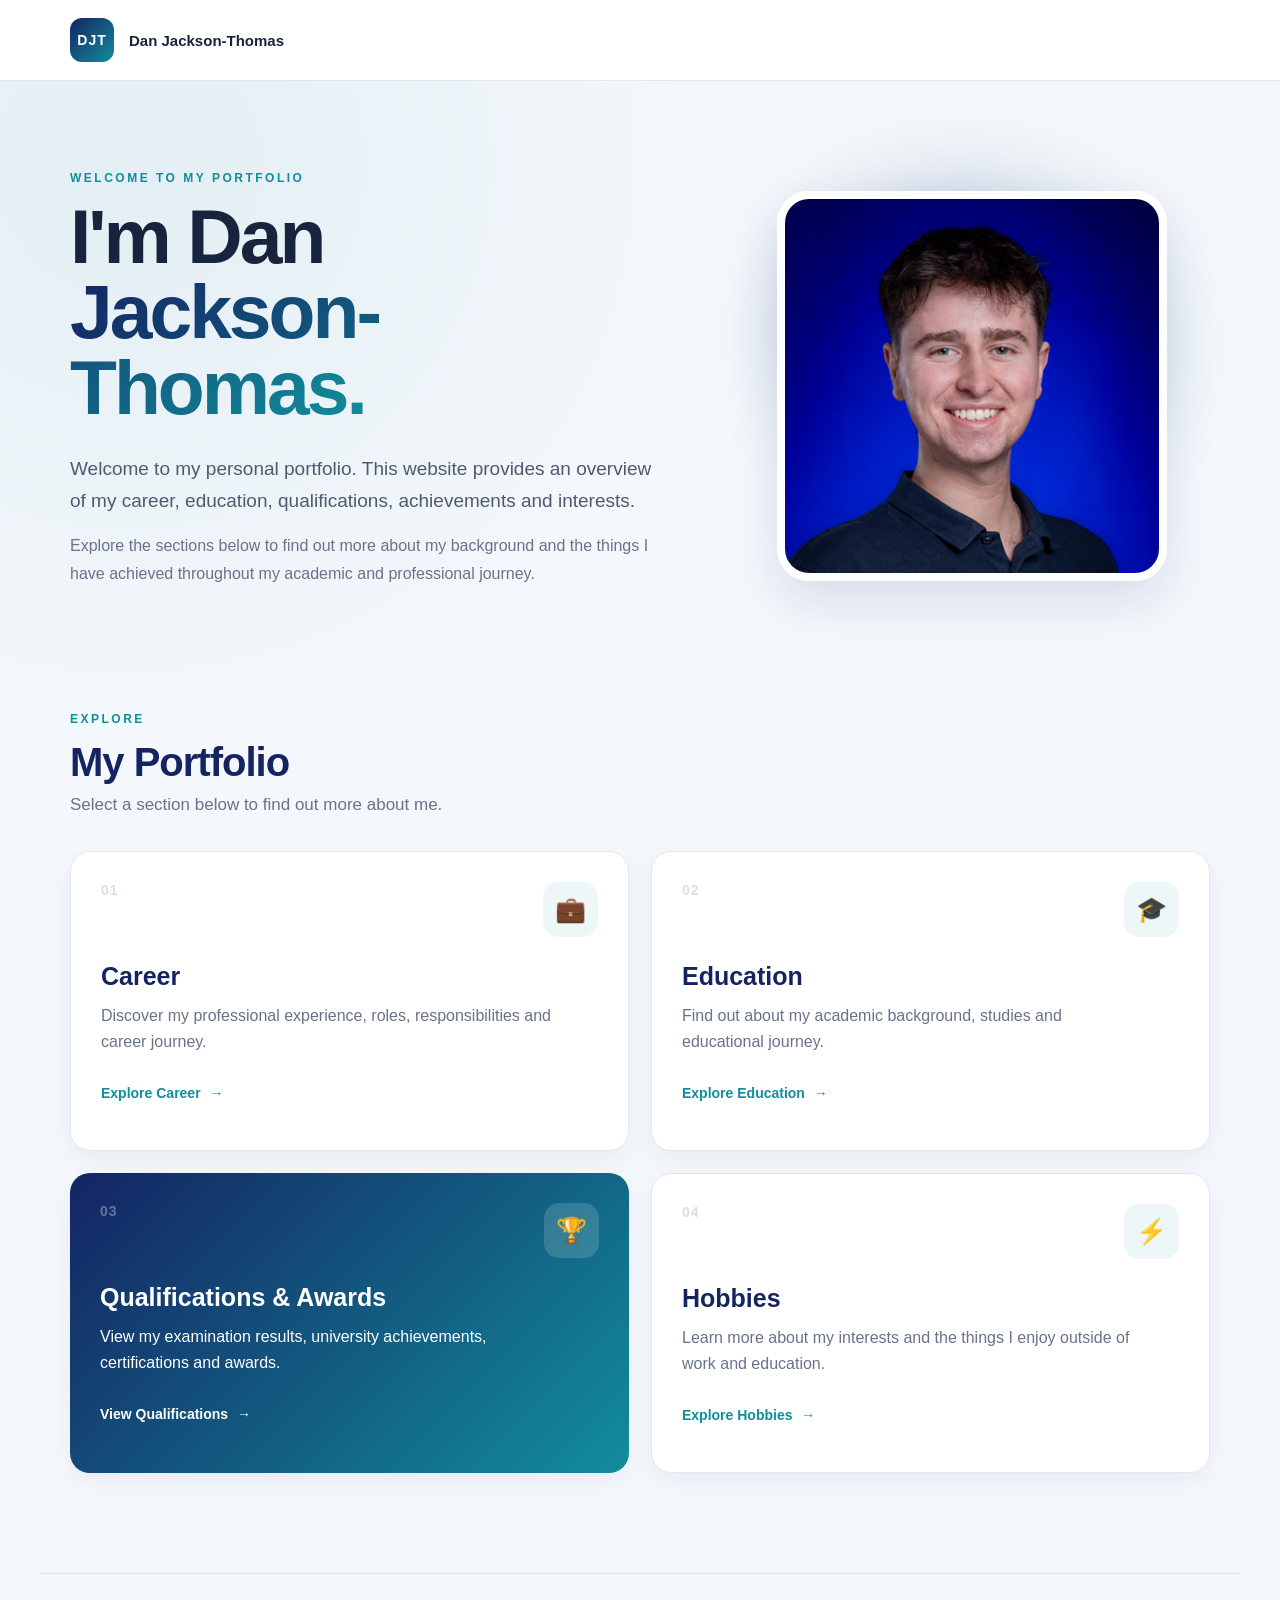
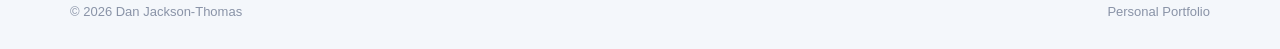
<file: Frontend/index.html>
<!DOCTYPE html>
<html lang="en">

<head>
<meta charset="UTF-8">
<meta name="viewport" content="width=device-width, initial-scale=1.0">

<title>Dan Jackson-Thomas | Portfolio</title>

<link rel="stylesheet" href="styles.css">
</head>

<body>

<!-- Navigation -->
<header class="navbar">

<div class="navbar-container">

<a href="index.html" class="logo">
DJT
</a>

<span class="navbar-name">
Dan Jackson-Thomas
</span>

</div>

</header>


<main>

<!-- =====================================================
HERO
===================================================== -->

<section class="hero">

<div class="hero-content">

<div class="hero-text">

<p class="eyebrow">
WELCOME TO MY PORTFOLIO
</p>

<h1>
I'm Dan<br>
<span>Jackson-Thomas.</span>
</h1>

<p class="hero-description">
Welcome to my personal portfolio. This website
provides an overview of my career, education,
qualifications, achievements and interests.
</p>

<p class="hero-description secondary">
Explore the sections below to find out more
about my background and the things I have
achieved throughout my academic and
professional journey.
</p>

</div>


<div class="hero-image-wrapper">

<div class="image-decoration"></div>

<img
src="images/Dan_Jackson_Thomas.jpg"
alt="Dan Jackson-Thomas"
class="profile-image"
>

</div>

</div>

</section>


<!-- =====================================================
PORTFOLIO SECTIONS
===================================================== -->

<section class="portfolio-section">

<div class="section-heading">

<p class="eyebrow">
EXPLORE
</p>

<h2>
My Portfolio
</h2>

<p>
Select a section below to find out more about me.
</p>

</div>


<div class="portfolio-grid">


<!-- CAREER -->

<a href="career.html" class="portfolio-card">

<div class="card-top">

<span class="card-number">
01
</span>

<span class="card-icon">
💼
</span>

</div>

<h3>
Career
</h3>

<p>
Discover my professional experience, roles,
responsibilities and career journey.
</p>

<span class="card-link">
Explore Career
<span>→</span>
</span>

</a>


<!-- EDUCATION -->

<a href="education.html" class="portfolio-card">

<div class="card-top">

<span class="card-number">
02
</span>

<span class="card-icon">
🎓
</span>

</div>

<h3>
Education
</h3>

<p>
Find out about my academic background,
studies and educational journey.
</p>

<span class="card-link">
Explore Education
<span>→</span>
</span>

</a>


<!-- QUALIFICATIONS -->

<a href="qualifications.html"
class="portfolio-card featured">

<div class="card-top">

<span class="card-number">
03
</span>

<span class="card-icon">
🏆
</span>

</div>

<h3>
Qualifications &amp; Awards
</h3>

<p>
View my examination results, university
achievements, certifications and awards.
</p>

<span class="card-link">
View Qualifications
<span>→</span>
</span>

</a>


<!-- HOBBIES -->

<a href="hobbies.html" class="portfolio-card">

<div class="card-top">

<span class="card-number">
04
</span>

<span class="card-icon">
⚡
</span>

</div>

<h3>
Hobbies
</h3>

<p>
Learn more about my interests and the things
I enjoy outside of work and education.
</p>

<span class="card-link">
Explore Hobbies
<span>→</span>
</span>

</a>

</div>

</section>

</main>


<!-- Footer -->

<footer>

<span>
© 2026 Dan Jackson-Thomas
</span>

<span>
Personal Portfolio
</span>

</footer>

</body>

</html>
</file>
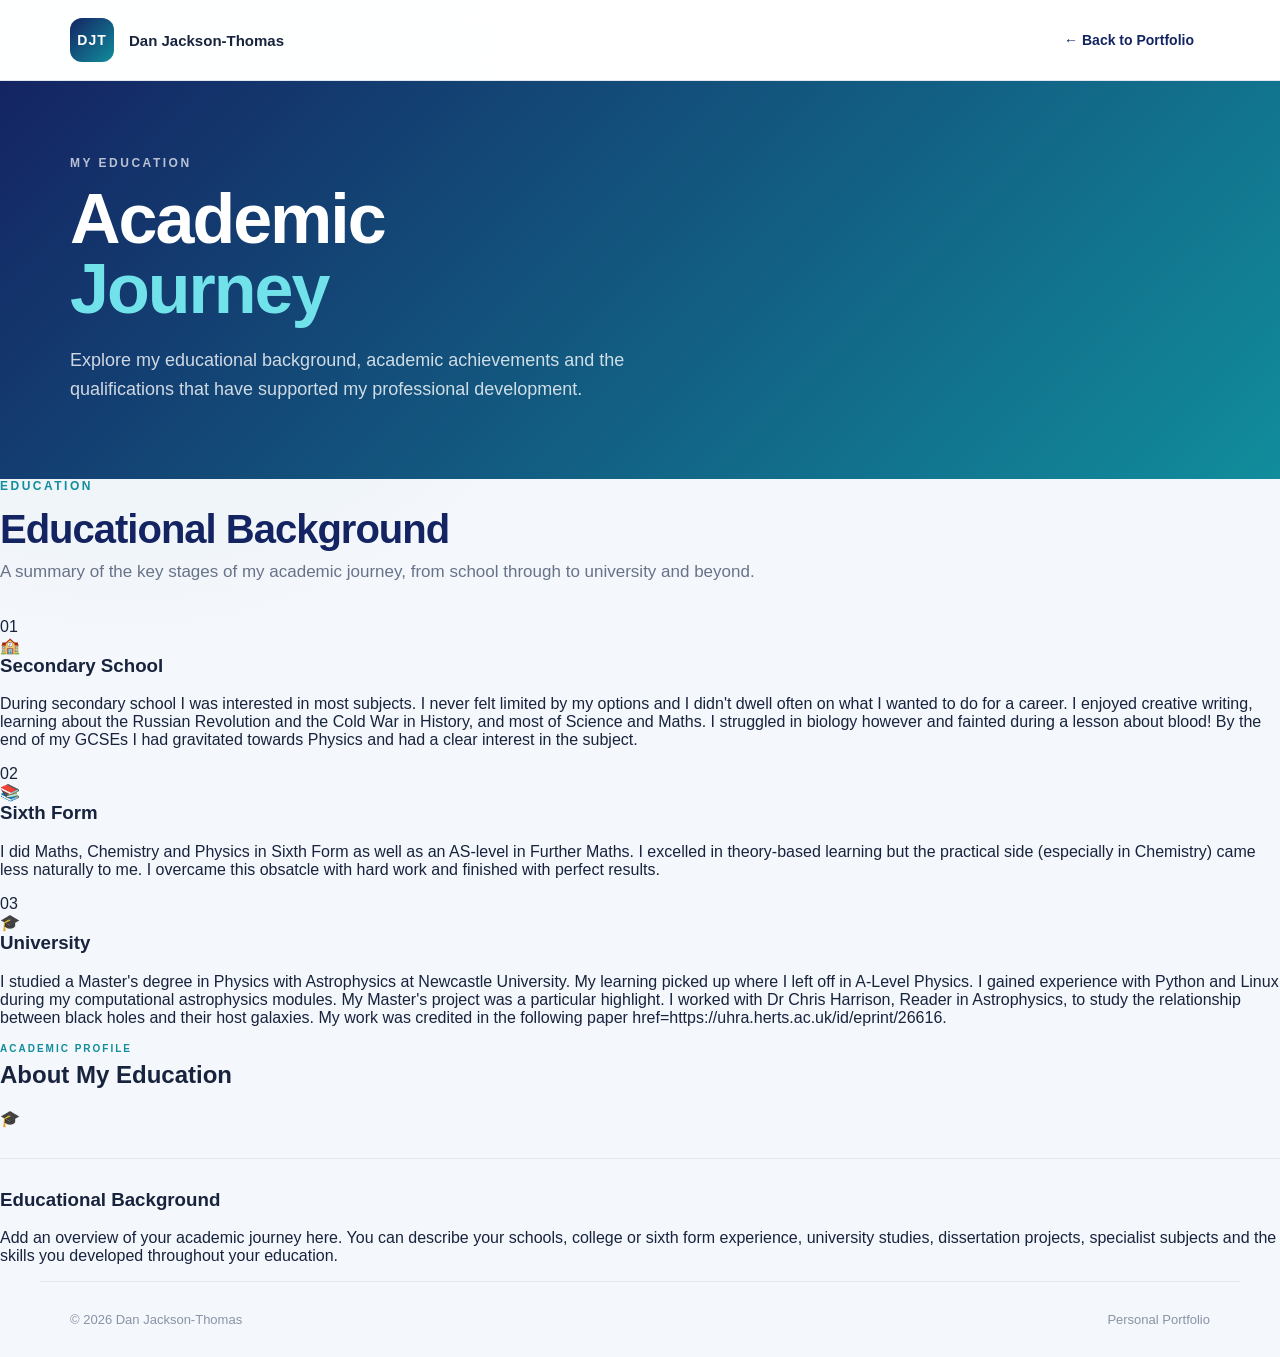
<file: Frontend/education.html>
<!DOCTYPE html>
<html lang="en">

<head>

    <meta charset="UTF-8">

    <meta
        name="viewport"
        content="width=device-width, initial-scale=1.0"
    >

    <title>
        Education | Dan Jackson-Thomas
    </title>

    <link rel="stylesheet" href="styles.css">

</head>

<body>

    <!-- =====================================================
    NAVIGATION
    ===================================================== -->

    <header class="navbar">

        <div class="navbar-container">

            <a href="index.html" class="logo">
                DJT
            </a>

            <span class="navbar-name">
                Dan Jackson-Thomas
            </span>

            <a href="index.html" class="back-button">
                ← Back to Portfolio
            </a>

        </div>

    </header>

    <main>

        <!-- =====================================================
        PAGE HEADER
        ===================================================== -->

        <section class="page-header">

            <div class="page-header-content">

                <p class="eyebrow">
                    MY EDUCATION
                </p>

                <h1>
                    Academic
                    <br>
                    <span>Journey</span>
                </h1>

                <p>
                    Explore my educational background, academic
                    achievements and the qualifications that have
                    supported my professional development.
                </p>

            </div>

        </section>

        <!-- =====================================================
        EDUCATION
        ===================================================== -->

        <section class="career-container">

            <div class="section-heading">

                <p class="eyebrow">
                    EDUCATION
                </p>

                <h2>
                    Educational Background
                </h2>

                <p>
                    A summary of the key stages of my academic journey,
                    from school through to university and beyond.
                </p>

            </div>

            <!-- =====================================================
            EDUCATION CARDS
            ===================================================== -->

            <div class="rotation-grid">

                <div class="rotation-card">

                    <div class="rotation-number">
                        01
                    </div>

                    <div class="rotation-icon">
                        🏫
                    </div>

                    <h3>
                        Secondary School
                    </h3>

                    <p>
                        During secondary school I was interested in most subjects. I never felt limited by my options and I didn't dwell
                        often on what I wanted to do for a career. I enjoyed creative writing, learning about the Russian Revolution and the Cold War
                        in History, and most of Science and Maths. I struggled in biology however and fainted during a lesson about blood!
                        By the end of my GCSEs I had gravitated towards Physics and had a clear interest in the subject.
                    </p>

                </div>

                <div class="rotation-card">

                    <div class="rotation-number">
                        02
                    </div>

                    <div class="rotation-icon">
                        📚
                    </div>

                    <h3>
                        Sixth Form
                    </h3>

                    <p>
                        I did Maths, Chemistry and Physics in Sixth Form as well as an AS-level in Further Maths. I excelled in theory-based learning but 
                        the practical side (especially in Chemistry) came less naturally to me. I overcame this obsatcle with hard work and finished with 
                        perfect results.
                    </p>

                </div>

                <div class="rotation-card">

                    <div class="rotation-number">
                        03
                    </div>

                    <div class="rotation-icon">
                        🎓
                    </div>

                    <h3>
                        University
                    </h3>

                    <p>
                        I studied a Master's degree in Physics with Astrophysics at Newcastle University. My learning picked up where I left off in A-Level Physics.
                        I gained experience with Python and Linux during my computational astrophysics modules. My Master's project was a particular highlight. I worked
                        with Dr Chris Harrison, Reader in Astrophysics, to study the relationship between black holes and their host galaxies. My work was credited in the following paper
                        href=https://uhra.herts.ac.uk/id/eprint/26616.
                    </p>

                </div>

            </div>

            <!-- =====================================================
            EDUCATION DETAILS
            ===================================================== -->

            <div class="rotation-result">

                <div class="rotation-result-header">

                    <div>

                        <p class="result-category">
                            ACADEMIC PROFILE
                        </p>

                        <h2>
                            About My Education
                        </h2>

                    </div>

                    <div class="rotation-result-number">
                        🎓
                    </div>

                </div>

                <div class="result-divider"></div>

                <div class="rotation-description">

                    <h3>
                        Educational Background
                    </h3>

                    <p>
                        Add an overview of your academic journey here.
                        You can describe your schools, college or sixth
                        form experience, university studies, dissertation
                        projects, specialist subjects and the skills you
                        developed throughout your education.
                    </p>

                </div>

            </div>

        </section>

    </main>

    <footer>

        <span>
            © 2026 Dan Jackson-Thomas
        </span>

        <span>
            Personal Portfolio
        </span>

    </footer>

</body>

</html>
</file>
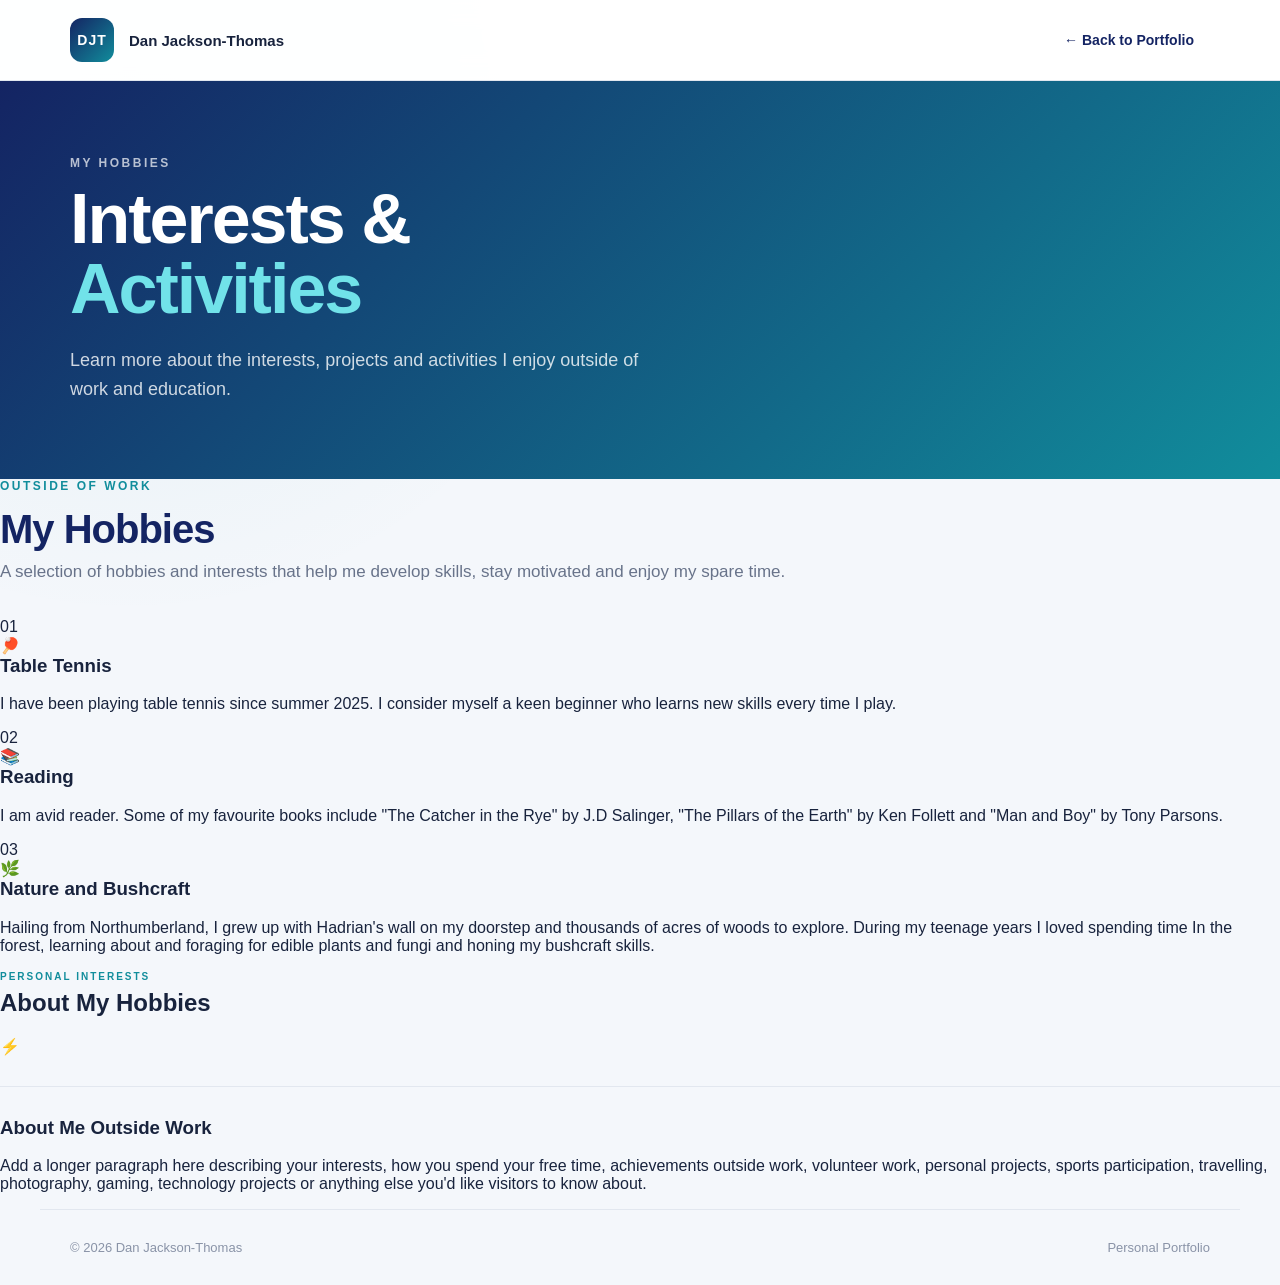
<file: Frontend/hobbies.html>
<!DOCTYPE html>
<html lang="en">

<head>

    <meta charset="UTF-8">

    <meta
        name="viewport"
        content="width=device-width, initial-scale=1.0"
    >

    <title>
        Hobbies | Dan Jackson-Thomas
    </title>

    <link rel="stylesheet" href="styles.css">

</head>

<body>

    <!-- =====================================================
    NAVIGATION
    ===================================================== -->

    <header class="navbar">

        <div class="navbar-container">

            <a href="index.html" class="logo">
                DJT
            </a>

            <span class="navbar-name">
                Dan Jackson-Thomas
            </span>

            <a href="index.html" class="back-button">
                ← Back to Portfolio
            </a>

        </div>

    </header>

    <main>

        <!-- =====================================================
        PAGE HEADER
        ===================================================== -->

        <section class="page-header">

            <div class="page-header-content">

                <p class="eyebrow">
                    MY HOBBIES
                </p>

                <h1>
                    Interests &
                    <br>
                    <span>Activities</span>
                </h1>

                <p>
                    Learn more about the interests, projects and
                    activities I enjoy outside of work and education.
                </p>

            </div>

        </section>

        <!-- =====================================================
        HOBBIES
        ===================================================== -->

        <section class="career-container">

            <div class="section-heading">

                <p class="eyebrow">
                    OUTSIDE OF WORK
                </p>

                <h2>
                    My Hobbies
                </h2>

                <p>
                    A selection of hobbies and interests that help me
                    develop skills, stay motivated and enjoy my spare
                    time.
                </p>

            </div>

            <div class="rotation-grid">

                <div class="rotation-card">

                    <div class="rotation-number">
                        01
                    </div>

                    <div class="rotation-icon">
                        🏓
                    </div>

                    <h3>
                        Table Tennis 
                    </h3>

                    <p>
                        I have been playing table tennis since summer 2025. I consider myself a keen beginner who learns new skills every time I play.
                    </p>

                </div>

                <div class="rotation-card">

                    <div class="rotation-number">
                        02
                    </div>

                    <div class="rotation-icon">
                        📚
                    </div>

                    <h3>
                        Reading
                    </h3>

                    <p>
                        I am avid reader. Some of my favourite books include "The Catcher in the Rye" by J.D Salinger, "The Pillars of the Earth" by Ken Follett
                        and "Man and Boy" by Tony Parsons.
                    </p>

                </div>

                <div class="rotation-card">

                    <div class="rotation-number">
                        03
                    </div>

                    <div class="rotation-icon">
                        🌿
                    </div>

                    <h3>
                        Nature and Bushcraft
                    </h3>

                    <p>
                        Hailing from Northumberland, I grew up with Hadrian's wall on my doorstep and thousands of acres of woods to explore. During my teenage years
                        I loved spending time In the forest, learning about and foraging for edible plants and fungi and honing my bushcraft skills.
                    </p>

                </div>

            </div>

            <div class="rotation-result">

                <div class="rotation-result-header">

                    <div>

                        <p class="result-category">
                            PERSONAL INTERESTS
                        </p>

                        <h2>
                            About My Hobbies
                        </h2>

                    </div>

                    <div class="rotation-result-number">
                        ⚡
                    </div>

                </div>

                <div class="result-divider"></div>

                <div class="rotation-description">

                    <h3>
                        About Me Outside Work
                    </h3>

                    <p>
                        Add a longer paragraph here describing your
                        interests, how you spend your free time,
                        achievements outside work, volunteer work,
                        personal projects, sports participation,
                        travelling, photography, gaming, technology
                        projects or anything else you'd like visitors
                        to know about.
                    </p>

                </div>

            </div>

        </section>

    </main>

    <footer>

        <span>
            © 2026 Dan Jackson-Thomas
        </span>

        <span>
            Personal Portfolio
        </span>

    </footer>

</body>

</html>
</file>
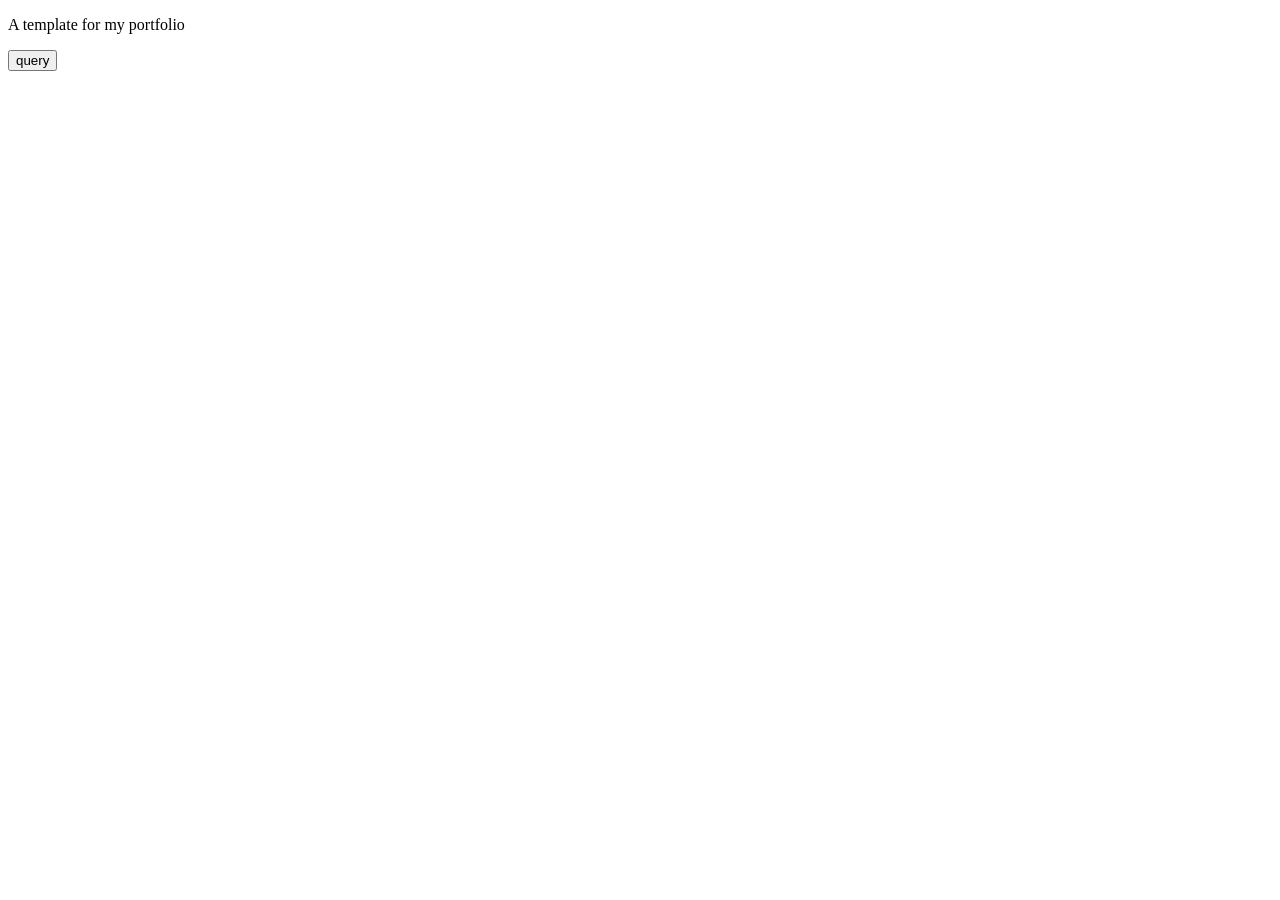
<file: Frontend/index(ORIGINAL).html>
<!DOCTYPE html>
<html lang="en">
<head>
    <title>A simple HTML document</title>
</head>
<body>
    <p>A template for my portfolio</p>
    
    <button onclick="callApi()">query</button>

    <script>
    async function callApi() {
        const res = await fetch("/api/query");
        const data = await res.json();
        alert(JSON.stringify(data));
    }
    </script>

</body>
</html>
</file>
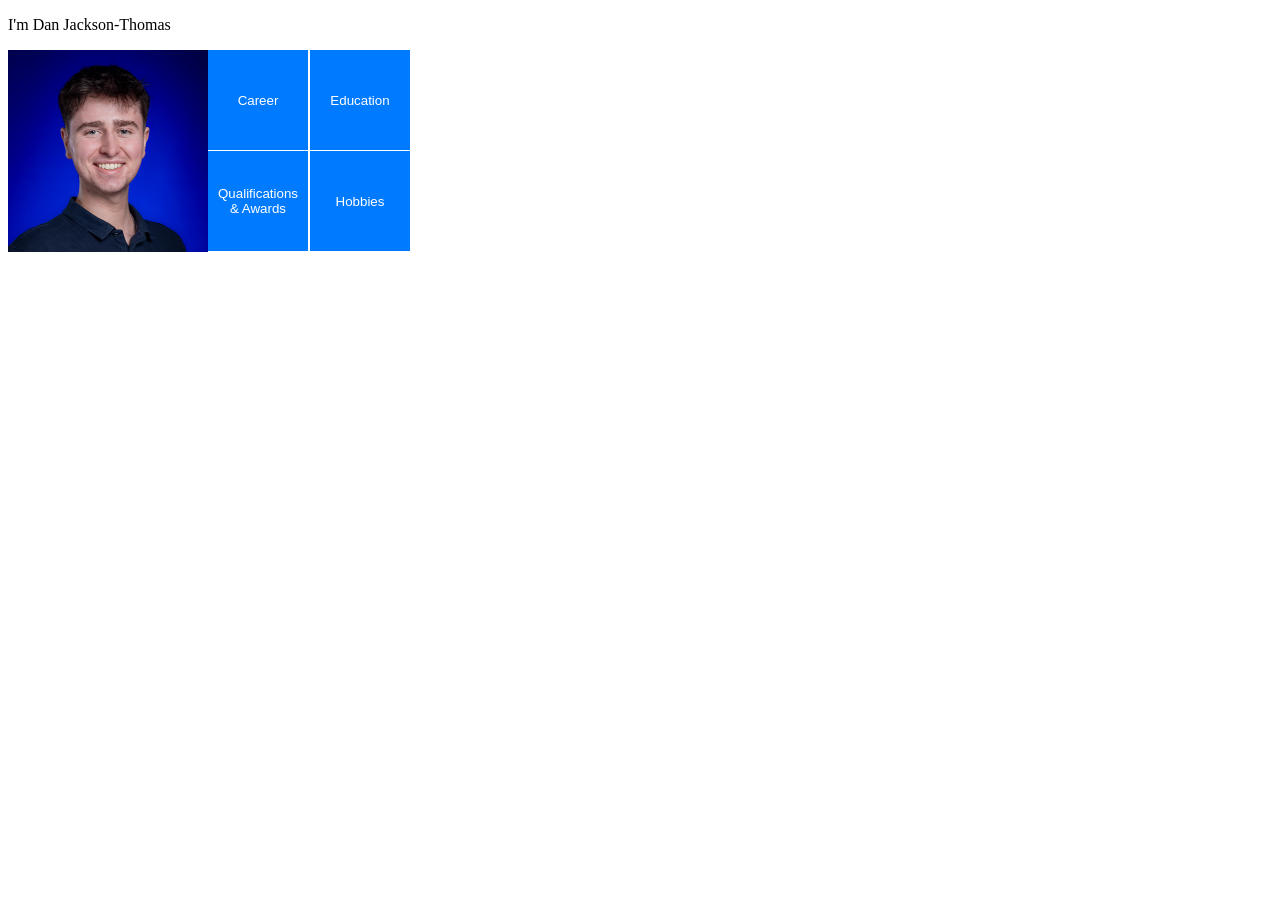
<file: Frontend/index(original.html>
<!DOCTYPE html>
<html lang="en">
    
<style>
    /* Method 1: Absolute Positioning */
    .absolute-btn {
        position: absolute; /* Position relative to nearest positioned ancestor */
        top: 50px;          /* Distance from top */
        left: 100px;        /* Distance from left */
        padding: 48px 40px;
        width: 100px;
        height: 100px;

        text-align: center; /* Horizontal centering */
        display: flex;
        align-items: center; /* Vertical centering */
        justify-content: center;

        background-color: #007BFF;
        color: white;
        border: none;
        cursor: pointer;
    }
</style>

<head>
    <title>Dan Jackson-Thomas Porfolio</title>
</head>

<body>
    
    <p>I'm Dan Jackson-Thomas</p>
    <img src="images/Dan_Jackson_Thomas.jpg" alt="A description of my photo" width="200" height="202px">
    <button class="absolute-btn" style="top:50px; left:208px;" onclick="window.location.href='career.html'">Career</button>
    <button class="absolute-btn" style="top:50px; left:310px;">Education</button>
    <button class="absolute-btn" style="top:151px; left:208px; padding: 40px;" onclick="window.location.href='qualifications.html'">Qualifications<br> & Awards</button>
    <button class="absolute-btn" style="top:151px; left:310px;">Hobbies</button>

</body>
</html>
</file>
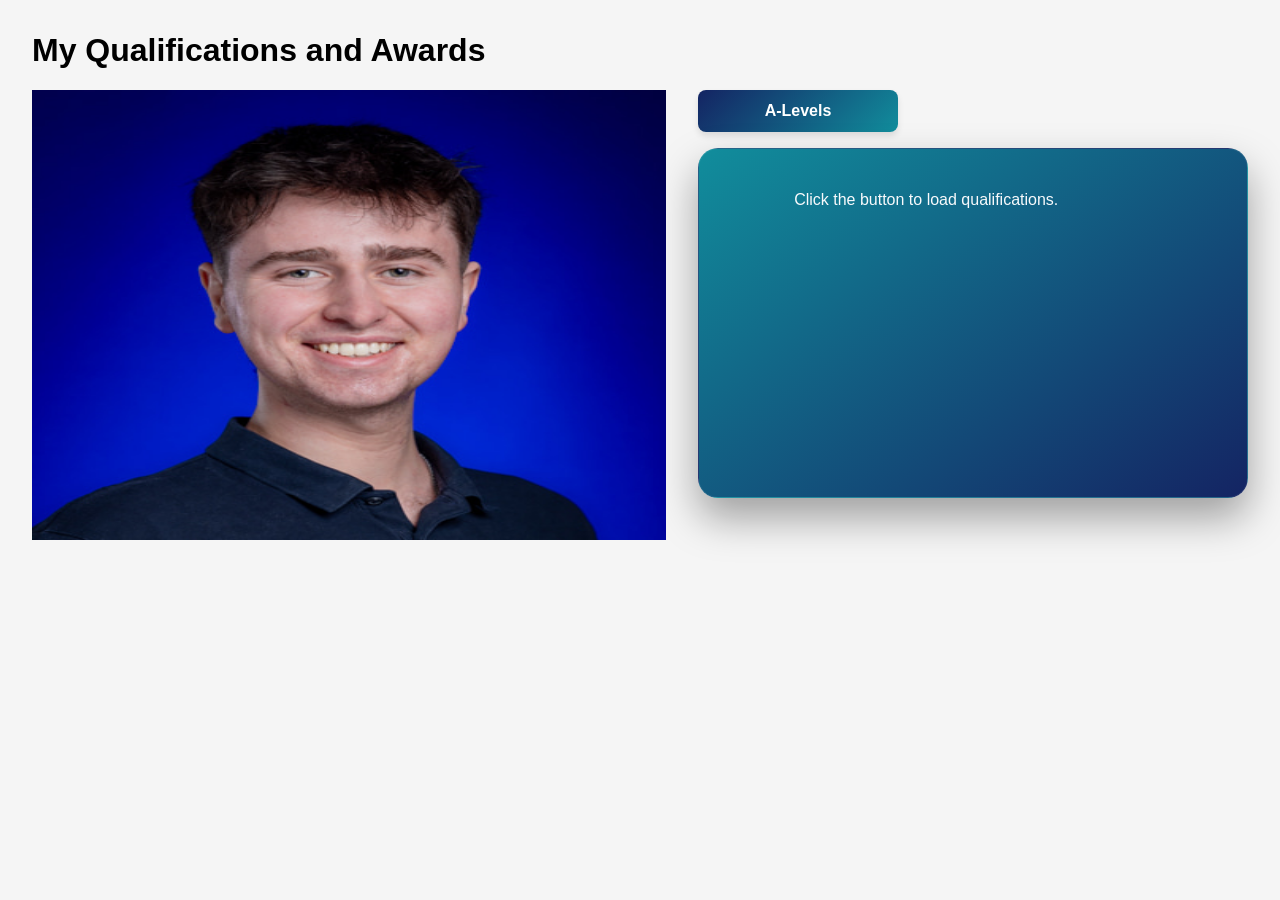
<file: Frontend/qualifications(original).html>
<!DOCTYPE html>
<html lang="en">

<head>
    <meta charset="UTF-8">
    <meta name="viewport" content="width=device-width, initial-scale=1.0">
    <title>Dan Jackson-Thomas Portfolio</title>

    <style>
        body {
            font-family: Arial, sans-serif;
            margin: 2rem;
            background-color: #f5f5f5;
        }

        h1 {
            font0s
            margin-bottom: 2rem;
        }

        .container {
            display: flex;
            gap: 2rem;
            align-items: flex-start;
        }

        .profile-image {
            width: 500px;
            max-width: 100%;
            height: auto;
            border-radius: 12px;
        }

        .right-column {
            display: flex;
            flex-direction: column;
            gap: 1rem;
        }

        .btn {
            display: inline-block;
            padding: 12px 24px;
            font-size: 16px;
            font-weight: 600;
            color: #fff;
            background: linear-gradient(135deg, #142463, #118D9C);
            border: none;
            border-radius: 8px;
            cursor: pointer;
            box-shadow: 0 4px 6px rgba(0, 0, 0, 0.1);
            transition: all 0.3s ease;
            width: 200px;
        }

        .btn:hover {
            background: linear-gradient(135deg, #118D9C, #142463);
            transform: translateY(-2px);
            box-shadow: 0 6px 12px rgba(0, 0, 0, 0.15);
        }

        .content-panel {
            background: linear-gradient(145deg, #118D9C, #142463);
            color: #f8fafc;
            border-radius: 20px;
            padding: 1.5rem;
            width: 500px;
            min-height: 300px;
            border: 1px solid rgba(255,255,255,0.08);
            box-shadow: 0 20px 40px rgba(0,0,0,0.35);
            overflow-y: auto;
            white-space: pre-wrap;
        }
    </style>
</head>

<body>

    <h1>My Qualifications and Awards</h1>

    <div class="container">

        <img src="images/Dan_Jackson_Thomas.jpg"
            alt="A description of my photo"
            style="width:50vw; height:50vh">

        <div class="right-column">

            <button class="btn" onclick="callALevels()">
                A-Levels
            </button>

            <div class="content-panel" id="content-panel">
                Click the button to load qualifications.
            </div>

        </div>

    </div>

    <script>
        async function callALevels() {
            try {
                const res = await fetch("/api/A-Levels");
                const data = await res.json();

                const textbox = document.getElementById("content-panel");
                textbox.textContent = JSON.stringify(data, null, 2);
            }
            catch (error) {
                document.getElementById("content-panel").textContent =
                    "Error loading data: " + error.message;
            }
        }
    </script>

</body>

</html>
</file>
<file: Frontend/styles.css>
/* =========================================================
VARIABLES
========================================================= */

:root {

--navy: #142463;
--navy-dark: #0b1435;

--teal: #118d9c;
--teal-light: #20b8c7;

--background: #f4f7fb;

--white: #ffffff;

--text: #18233d;

--muted: #68738a;

--border: #e2e7ef;

--gradient:
linear-gradient(
135deg,
#142463 0%,
#118d9c 100%
);

--shadow:
0 20px 50px
rgba(20, 36, 99, 0.12);
}



/* =========================================================
GENERAL
========================================================= */

* {
box-sizing: border-box;
}


html {
scroll-behavior: smooth;
}


body {

margin: 0;

min-height: 100vh;

font-family:
Arial,
Helvetica,
sans-serif;

color: var(--text);

background:
radial-gradient(
circle at 10% 10%,
rgba(17, 141, 156, 0.08),
transparent 30%
),
var(--background);

}


a {
color: inherit;

text-decoration: none;
}


button {
font-family: inherit;
}


h1,
h2,
h3,
p {
margin-top: 0;
}



/* =========================================================
NAVBAR
========================================================= */

.navbar {

position: sticky;

top: 0;

z-index: 100;

width: 100%;

background:
rgba(255, 255, 255, 0.94);

border-bottom:
1px solid var(--border);

backdrop-filter:
blur(12px);

}


.navbar-container {

max-width: 1200px;

margin: 0 auto;

padding:
18px 30px;

display: flex;

align-items: center;

gap: 15px;

}


.logo {

width: 44px;

height: 44px;

display: flex;

align-items: center;

justify-content: center;

border-radius: 12px;

background:
var(--gradient);

color: white;

font-size: 14px;

font-weight: 800;

letter-spacing: 1px;

}


.navbar-name {

font-size: 15px;

font-weight: 700;

}


.back-button {

margin-left: auto;

padding:
10px 16px;

border-radius: 9px;

color: var(--navy);

font-size: 14px;

font-weight: 700;

transition:
0.2s ease;

}


.back-button:hover {

background:
#eef2f8;

}



/* =========================================================
COMMON
========================================================= */

.eyebrow {

margin-bottom: 14px;

color: var(--teal);

font-size: 12px;

font-weight: 800;

letter-spacing: 2.5px;

}



/* =========================================================
HOME HERO
========================================================= */

.hero {

max-width: 1200px;

margin: 0 auto;

padding:
90px 30px 70px;

}


.hero-content {

display: grid;

grid-template-columns:
minmax(0, 1.1fr)
minmax(300px, 0.9fr);

gap: 80px;

align-items: center;

}


.hero h1 {

margin-bottom: 28px;

font-size:
clamp(48px, 6vw, 78px);

line-height: 0.98;

letter-spacing: -3px;

}


.hero h1 span {

background:
var(--gradient);

-webkit-background-clip: text;

background-clip: text;

color: transparent;

}


.hero-description {

max-width: 650px;

color: #4e5a72;

font-size: 19px;

line-height: 1.7;

margin-bottom: 15px;

}


.hero-description.secondary {

color: var(--muted);

font-size: 16px;

}



/* =========================================================
HERO IMAGE
========================================================= */

.hero-image-wrapper {

position: relative;

display: flex;

justify-content: center;

}


.profile-image {

position: relative;

z-index: 2;

width: min(100%, 390px);

aspect-ratio: 1 / 1;

object-fit: cover;

border: 8px solid white;

border-radius: 32px;

box-shadow:
var(--shadow);

}


.image-decoration {

position: absolute;

width: 75%;

height: 75%;

border-radius: 50%;

background:
var(--gradient);

filter:
blur(45px);

opacity: 0.25;

transform:
rotate(8deg);

}



/* =========================================================
HOME PORTFOLIO
========================================================= */

.portfolio-section {

max-width: 1200px;

margin: 0 auto;

padding:
40px 30px 100px;

}


.section-heading {

margin-bottom: 36px;

}


.section-heading h2 {

margin-bottom: 10px;

color: var(--navy);

font-size: 40px;

letter-spacing: -1px;

}


.section-heading > p:last-child {

color: var(--muted);

font-size: 17px;

}


.portfolio-grid {

display: grid;

grid-template-columns:
repeat(2, minmax(0, 1fr));

gap: 22px;

}


.portfolio-card {

position: relative;

min-height: 300px;

padding: 30px;

overflow: hidden;

background: white;

border:
1px solid var(--border);

border-radius: 20px;

box-shadow:
0 8px 25px
rgba(20, 36, 99, 0.05);

transition:
transform 0.25s ease,
box-shadow 0.25s ease,
border-color 0.25s ease;

}


.portfolio-card:hover {

transform:
translateY(-7px);

border-color:
rgba(17, 141, 156, 0.35);

box-shadow:
var(--shadow);

}


.card-top {

display: flex;

align-items: flex-start;

justify-content: space-between;

margin-bottom: 25px;

}


.card-number {

color: #d8deea;

font-size: 14px;

font-weight: 800;

letter-spacing: 1px;

}


.card-icon {

width: 55px;

height: 55px;

display: flex;

align-items: center;

justify-content: center;

border-radius: 15px;

background:
#eef7f8;

font-size: 25px;

}


.portfolio-card h3 {

margin-bottom: 12px;

color: var(--navy);

font-size: 25px;

}


.portfolio-card p {

max-width: 450px;

min-height: 52px;

color: var(--muted);

line-height: 1.65;

margin-bottom: 28px;

}


.card-link {

color: var(--teal);

font-size: 14px;

font-weight: 800;

}


.card-link span {

display: inline-block;

margin-left: 5px;

transition:
transform 0.2s ease;

}


.portfolio-card:hover
.card-link span {

transform:
translateX(5px);

}



/* Featured Qualifications Card */

.portfolio-card.featured {

color: white;

background:
var(--gradient);

border: none;

}


.portfolio-card.featured h3,

.portfolio-card.featured p,

.portfolio-card.featured .card-link {

color: white;

}


.portfolio-card.featured .card-number {

color:
rgba(255, 255, 255, 0.35);

}


.portfolio-card.featured .card-icon {

background:
rgba(255, 255, 255, 0.15);

}



/* =========================================================
QUALIFICATION PAGE HEADER
========================================================= */

.page-header {

color: white;

background:
var(--gradient);

}


.page-header-content {

max-width: 1200px;

margin: 0 auto;

padding:
75px 30px;

}


.page-header .eyebrow {

color:
rgba(255, 255, 255, 0.7);

}


.page-header h1 {

margin-bottom: 22px;

font-size:
clamp(44px, 6vw, 70px);

line-height: 1;

letter-spacing: -2px;

}


.page-header h1 span {

color:
#71e2e9;

}


.page-header p:last-child {

max-width: 600px;

margin-bottom: 0;

color:
rgba(255, 255, 255, 0.8);

font-size: 18px;

line-height: 1.6;

}



/* =========================================================
QUALIFICATION LAYOUT
========================================================= */

.qualifications-container {

max-width: 1200px;

margin: 0 auto;

padding:
55px 30px 100px;

display: grid;

grid-template-columns:
310px minmax(0, 1fr);

gap: 30px;

align-items: start;

}



/* =========================================================
LEFT MENU
========================================================= */

.qualification-menu {

padding: 15px;

background: white;

border:
1px solid var(--border);

border-radius: 18px;

box-shadow:
0 8px 25px
rgba(20, 36, 99, 0.05);

}


.menu-title {

padding:
12px 13px 8px;

margin: 0;

color: #929caf;

font-size: 10px;

font-weight: 800;

letter-spacing: 2px;

}


.qualification-button {

width: 100%;

display: flex;

align-items: center;

gap: 13px;

padding: 14px;

margin-bottom: 5px;

border: none;

border-radius: 12px;

background: transparent;

color: var(--text);

text-align: left;

cursor: pointer;

transition:
0.2s ease;

}


.qualification-button:hover {

background:
#f3f7f9;

}


.qualification-button.active {

color: white;

background:
var(--gradient);

box-shadow:
0 8px 20px
rgba(17, 141, 156, 0.2);

}


.qualification-icon {

width: 40px;

height: 40px;

flex-shrink: 0;

display: flex;

align-items: center;

justify-content: center;

border-radius: 10px;

background:
#f0f4f8;

font-size: 18px;

}


.active .qualification-icon {

background:
rgba(255, 255, 255, 0.15);

}


.qualification-button-text {

display: flex;

flex-direction: column;

gap: 3px;

flex: 1;

}


.qualification-button-text strong {

font-size: 14px;

}


.qualification-button-text small {

color: #8993a7;

font-size: 11px;

}


.active
.qualification-button-text small {

color:
rgba(255, 255, 255, 0.7);

}


.arrow {

font-size: 18px;

}


.menu-divider {

height: 1px;

margin:
15px 10px;

background:
var(--border);

}



/* =========================================================
RESULT CONTENT
========================================================= */

.qualification-result {

padding: 35px;

background: white;

border:
1px solid var(--border);

border-radius: 20px;

box-shadow:
var(--shadow);

}


.result-header {

display: flex;

align-items: center;

justify-content: space-between;

gap: 20px;

}


.result-category {

margin-bottom: 7px;

color: var(--teal);

font-size: 10px;

font-weight: 800;

letter-spacing: 2px;

}


.result-header h2 {

margin: 0;

color: var(--navy);

font-size: 36px;

letter-spacing: -1px;

}


.result-badge {

width: 50px;

height: 50px;

flex-shrink: 0;

display: flex;

align-items: center;

justify-content: center;

border-radius: 50%;

background:
#e9f7f4;

color:
#168f72;

font-size: 21px;

font-weight: 800;

}


.result-divider {

height: 1px;

margin:
30px 0;

background:
var(--border);

}



/* =========================================================
GRADES
========================================================= */

.grades-section h3,
.description-section h3 {

margin-bottom: 18px;

color: var(--navy);

font-size: 16px;

}


.grades-grid {

display: grid;

grid-template-columns:
repeat(
auto-fit,
minmax(180px, 1fr)
);

gap: 12px;

}


.grade-card {

display: flex;

align-items: center;

justify-content: space-between;

gap: 15px;

padding: 17px;

background:
#f7f9fc;

border:
1px solid #e8edf3;

border-radius: 12px;

}


.subject {

color: #566178;

font-size: 14px;

}


.grade {

min-width: 35px;

height: 35px;

display: flex;

align-items: center;

justify-content: center;

border-radius: 9px;

background:
var(--gradient);

color: white;

font-size: 15px;

}


.no-data {

color: var(--muted);

font-size: 14px;

}



/* =========================================================
DESCRIPTION
========================================================= */

.description-section {

margin-top: 35px;

padding: 25px;

background:
linear-gradient(
135deg,
rgba(20, 36, 99, 0.04),
rgba(17, 141, 156, 0.06)
);

border-left:
4px solid var(--teal);

border-radius:
0 15px 15px 0;

}


.description-section p {

margin: 0;

color: #566178;

font-size: 16px;

line-height: 1.75;

}



/* =========================================================
LOADING
========================================================= */

.loading {

min-height: 350px;

display: flex;

align-items: center;

justify-content: center;

background: white;

border:
1px solid var(--border);

border-radius: 20px;

color: var(--muted);

font-size: 15px;

}


.loading::before {

content: "";

width: 20px;

height: 20px;

margin-right: 12px;

border:
3px solid #dce5eb;

border-top-color:
var(--teal);

border-radius: 50%;

animation:
spin 0.8s linear infinite;

}


@keyframes spin {

to {
transform: rotate(360deg);
}

}



/* =========================================================
ERROR
========================================================= */

.error-panel {

display: none;

padding: 45px;

text-align: center;

background: white;

border:
1px solid var(--border);

border-radius: 20px;

box-shadow:
var(--shadow);

}


.error-icon {

width: 50px;

height: 50px;

margin:
0 auto 15px;

display: flex;

align-items: center;

justify-content: center;

border-radius: 50%;

background:
#fff0f0;

color:
#d14b4b;

font-size: 22px;

font-weight: 800;

}


.error-panel h3 {

color: var(--navy);

margin-bottom: 10px;

}


.error-panel p {

color: var(--muted);

}


.retry-button {

padding:
11px 20px;

border: none;

border-radius: 8px;

background:
var(--gradient);

color: white;

font-weight: 700;

cursor: pointer;

}



/* =========================================================
FOOTER
========================================================= */

footer {

max-width: 1200px;

margin: 0 auto;

padding:
30px;

display: flex;

justify-content: space-between;

gap: 20px;

border-top:
1px solid var(--border);

color: #8993a7;

font-size: 13px;

}



/* =========================================================
RESPONSIVE
========================================================= */

@media (max-width: 850px) {


.hero-content {

grid-template-columns: 1fr;

gap: 45px;

}


.hero-text {

text-align: center;

}


.hero-description {

margin-left: auto;

margin-right: auto;

}


.hero-image-wrapper {

order: -1;

}


.profile-image {

width: 300px;

}


.portfolio-grid {

grid-template-columns: 1fr;

}


.qualifications-container {

grid-template-columns: 1fr;

}

}



@media (max-width: 600px) {


.navbar-container {

padding:
14px 18px;

}


.navbar-name {

font-size: 13px;

}


.back-button {

padding:
8px 10px;

font-size: 12px;

}


.hero,
.portfolio-section,
.qualifications-container,
.page-header-content {

padding-left: 20px;

padding-right: 20px;

}


.hero {

padding-top: 55px;

}


.hero h1 {

font-size: 48px;

letter-spacing: -2px;

}


.section-heading h2 {

font-size: 32px;

}


.portfolio-card {

min-height: auto;

padding: 25px;

}


.page-header-content {

padding-top: 55px;

padding-bottom: 55px;

}


.page-header h1 {

font-size: 48px;

}


.qualification-result {

padding: 25px;

}


.result-header h2 {

font-size: 29px;

}


.grades-grid {

grid-template-columns: 1fr;

}


footer {

flex-direction: column;

padding-left: 20px;

padding-right: 20px;

}

}
</file>
